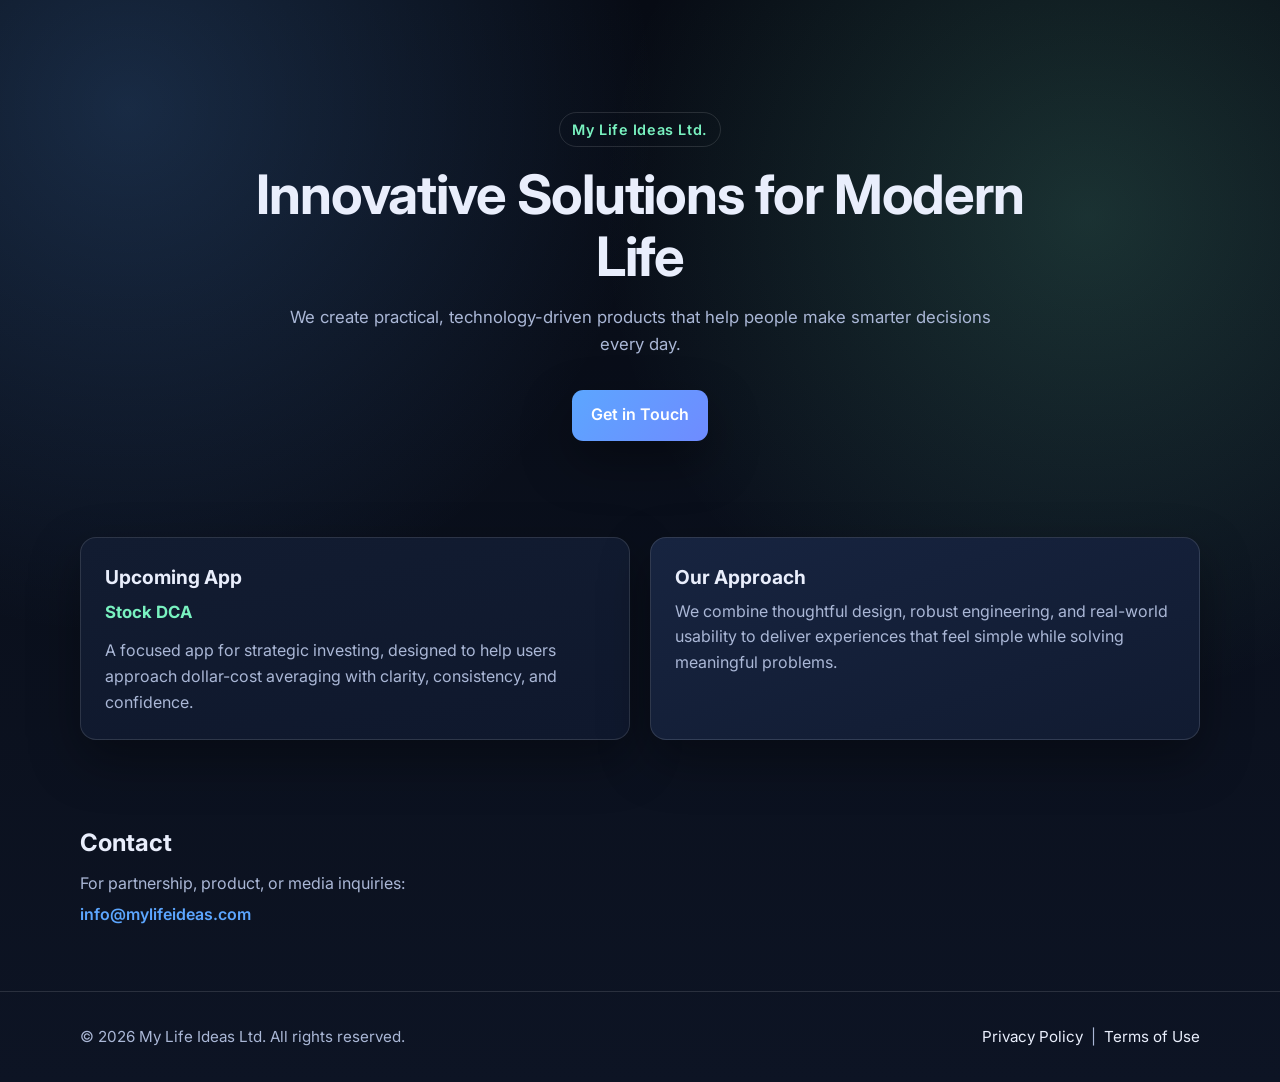
<file: index.html>
<!DOCTYPE html>
<html lang="en">
<head>
  <meta charset="UTF-8">
  <meta name="viewport" content="width=device-width, initial-scale=1.0">
  <title>My Life Ideas Ltd.</title>
  <meta name="description" content="My Life Ideas Ltd. builds innovative digital products for modern life.">
  <link rel="preconnect" href="https://fonts.googleapis.com">
  <link rel="preconnect" href="https://fonts.gstatic.com" crossorigin>
  <link href="https://fonts.googleapis.com/css2?family=Inter:wght@400;500;600;700;800&display=swap" rel="stylesheet">
  <link rel="stylesheet" href="styles.css">
</head>
<body>
  <header class="hero">
    <div class="container">
      <p class="eyebrow">My Life Ideas Ltd.</p>
      <h1>Innovative Solutions for Modern Life</h1>
      <p class="subheadline">
        We create practical, technology-driven products that help people make smarter decisions every day.
      </p>
      <a class="cta" href="#contact">Get in Touch</a>
    </div>
  </header>

  <main>
    <section class="section">
      <div class="container grid">
        <div class="card">
          <h2>Upcoming App</h2>
          <h3>Stock DCA</h3>
          <p>
            A focused app for strategic investing, designed to help users approach dollar-cost averaging
            with clarity, consistency, and confidence.
          </p>
        </div>
        <div class="card highlight">
          <h2>Our Approach</h2>
          <p>
            We combine thoughtful design, robust engineering, and real-world usability to deliver
            experiences that feel simple while solving meaningful problems.
          </p>
        </div>
      </div>
    </section>

    <section class="section contact" id="contact">
      <div class="container">
        <h2>Contact</h2>
        <p>
          For partnership, product, or media inquiries:
        </p>
        <p class="contact-link">
          <a href="mailto:info@mylifeideas.com">info@mylifeideas.com</a>
        </p>
      </div>
    </section>
  </main>

  <footer class="footer">
    <div class="container footer-inner">
      <p>&copy; <span id="year"></span> My Life Ideas Ltd. All rights reserved.</p>
      <p class="legal-links">
        <a href="privacy.html">Privacy Policy</a>
        |
        <a href="terms.html">Terms of Use</a>
      </p>
    </div>
  </footer>

  <script>
    document.getElementById("year").textContent = new Date().getFullYear();
  </script>
</body>
</html>
</file>
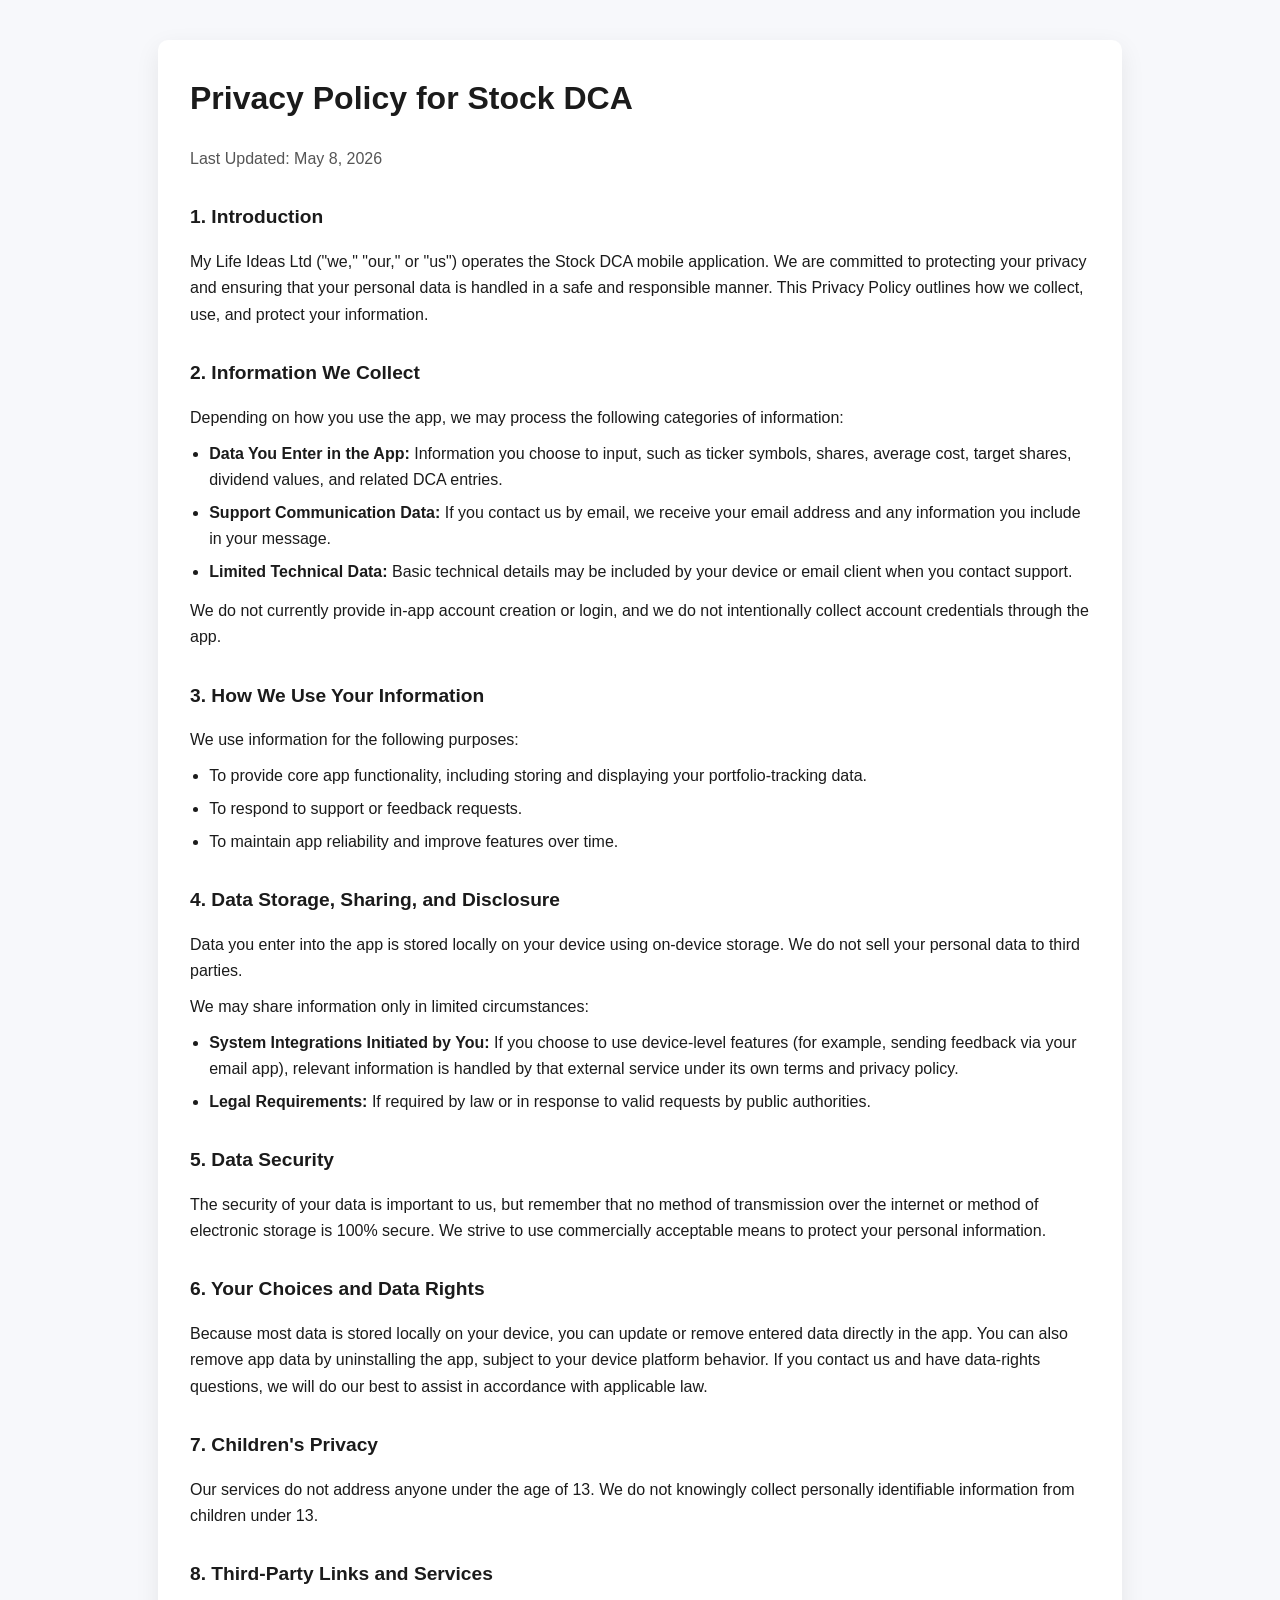
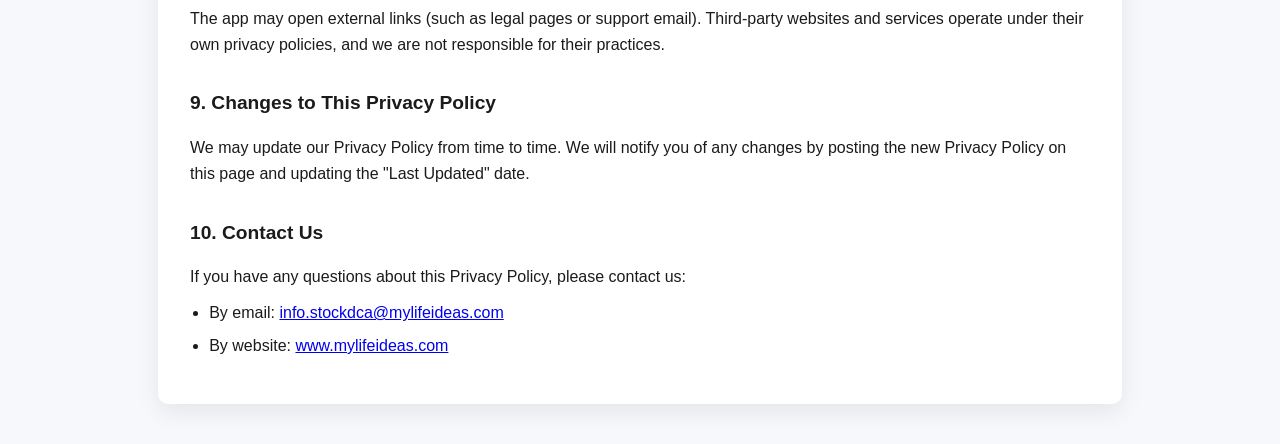
<file: privacy.html>
<!DOCTYPE html>
<html lang="en">
<head>
  <meta charset="UTF-8">
  <meta name="viewport" content="width=device-width, initial-scale=1.0">
  <title>Privacy Policy - My Life Ideas Ltd.</title>
  <style>
    body {
      margin: 0;
      font-family: Arial, sans-serif;
      line-height: 1.65;
      color: #1b1b1b;
      background: #f7f8fb;
    }
    .container {
      max-width: 900px;
      margin: 40px auto;
      padding: 32px;
      background: #ffffff;
      border-radius: 10px;
      box-shadow: 0 8px 24px rgba(0, 0, 0, 0.08);
    }
    h1 {
      margin-top: 0;
      font-size: 2rem;
    }
    h2 {
      margin-top: 1.8rem;
      font-size: 1.2rem;
    }
    p {
      margin: 0.6rem 0;
    }
    ul {
      margin: 0.6rem 0 0.8rem 1.2rem;
      padding: 0;
    }
    li {
      margin: 0.4rem 0;
    }
    .muted {
      color: #555;
    }
  </style>
</head>
<body>
  <main class="container">
    <h1>Privacy Policy for Stock DCA</h1>
    <p class="muted">Last Updated: May 8, 2026</p>

    <h2>1. Introduction</h2>
    <p>
      My Life Ideas Ltd ("we," "our," or "us") operates the Stock DCA mobile application. We are committed
      to protecting your privacy and ensuring that your personal data is handled in a safe and responsible
      manner. This Privacy Policy outlines how we collect, use, and protect your information.
    </p>

    <h2>2. Information We Collect</h2>
    <p>Depending on how you use the app, we may process the following categories of information:</p>
    <ul>
      <li><strong>Data You Enter in the App:</strong> Information you choose to input, such as ticker symbols, shares, average cost, target shares, dividend values, and related DCA entries.</li>
      <li><strong>Support Communication Data:</strong> If you contact us by email, we receive your email address and any information you include in your message.</li>
      <li><strong>Limited Technical Data:</strong> Basic technical details may be included by your device or email client when you contact support.</li>
    </ul>
    <p>
      We do not currently provide in-app account creation or login, and we do not intentionally collect account credentials through the app.
    </p>

    <h2>3. How We Use Your Information</h2>
    <p>We use information for the following purposes:</p>
    <ul>
      <li>To provide core app functionality, including storing and displaying your portfolio-tracking data.</li>
      <li>To respond to support or feedback requests.</li>
      <li>To maintain app reliability and improve features over time.</li>
    </ul>

    <h2>4. Data Storage, Sharing, and Disclosure</h2>
    <p>
      Data you enter into the app is stored locally on your device using on-device storage.
      We do not sell your personal data to third parties.
    </p>
    <p>We may share information only in limited circumstances:</p>
    <ul>
      <li><strong>System Integrations Initiated by You:</strong> If you choose to use device-level features (for example, sending feedback via your email app), relevant information is handled by that external service under its own terms and privacy policy.</li>
      <li><strong>Legal Requirements:</strong> If required by law or in response to valid requests by public authorities.</li>
    </ul>

    <h2>5. Data Security</h2>
    <p>
      The security of your data is important to us, but remember that no method of transmission over the internet
      or method of electronic storage is 100% secure. We strive to use commercially acceptable means to protect
      your personal information.
    </p>

    <h2>6. Your Choices and Data Rights</h2>
    <p>
      Because most data is stored locally on your device, you can update or remove entered data directly in the app.
      You can also remove app data by uninstalling the app, subject to your device platform behavior.
      If you contact us and have data-rights questions, we will do our best to assist in accordance with applicable law.
    </p>

    <h2>7. Children's Privacy</h2>
    <p>
      Our services do not address anyone under the age of 13. We do not knowingly collect personally identifiable
      information from children under 13.
    </p>

    <h2>8. Third-Party Links and Services</h2>
    <p>
      The app may open external links (such as legal pages or support email). Third-party websites and services operate
      under their own privacy policies, and we are not responsible for their practices.
    </p>

    <h2>9. Changes to This Privacy Policy</h2>
    <p>
      We may update our Privacy Policy from time to time. We will notify you of any changes by posting the new Privacy
      Policy on this page and updating the "Last Updated" date.
    </p>

    <h2>10. Contact Us</h2>
    <p>If you have any questions about this Privacy Policy, please contact us:</p>
    <ul>
      <li>By email: <a href="mailto:info.stockdca@mylifeideas.com">info.stockdca@mylifeideas.com</a></li>
      <li>By website: <a href="https://www.mylifeideas.com">www.mylifeideas.com</a></li>
    </ul>
  </main>
</body>
</html>
</file>
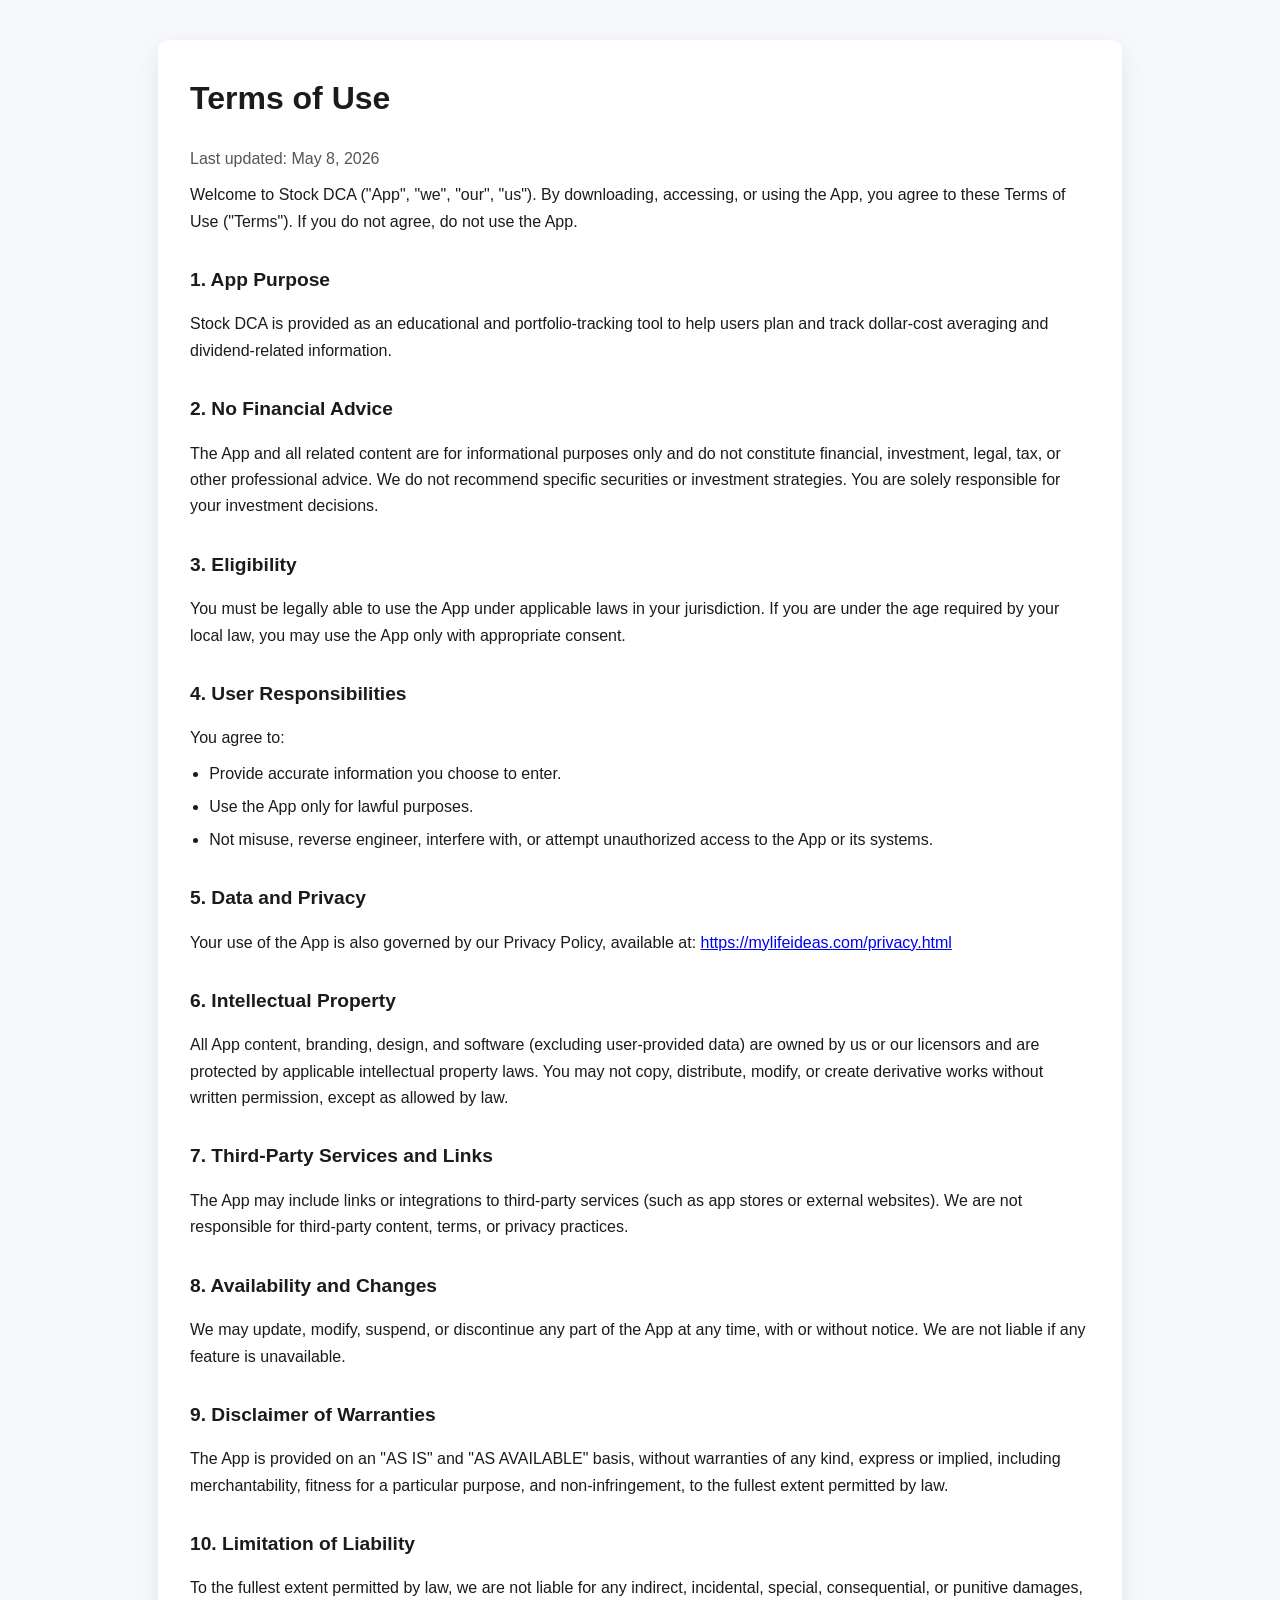
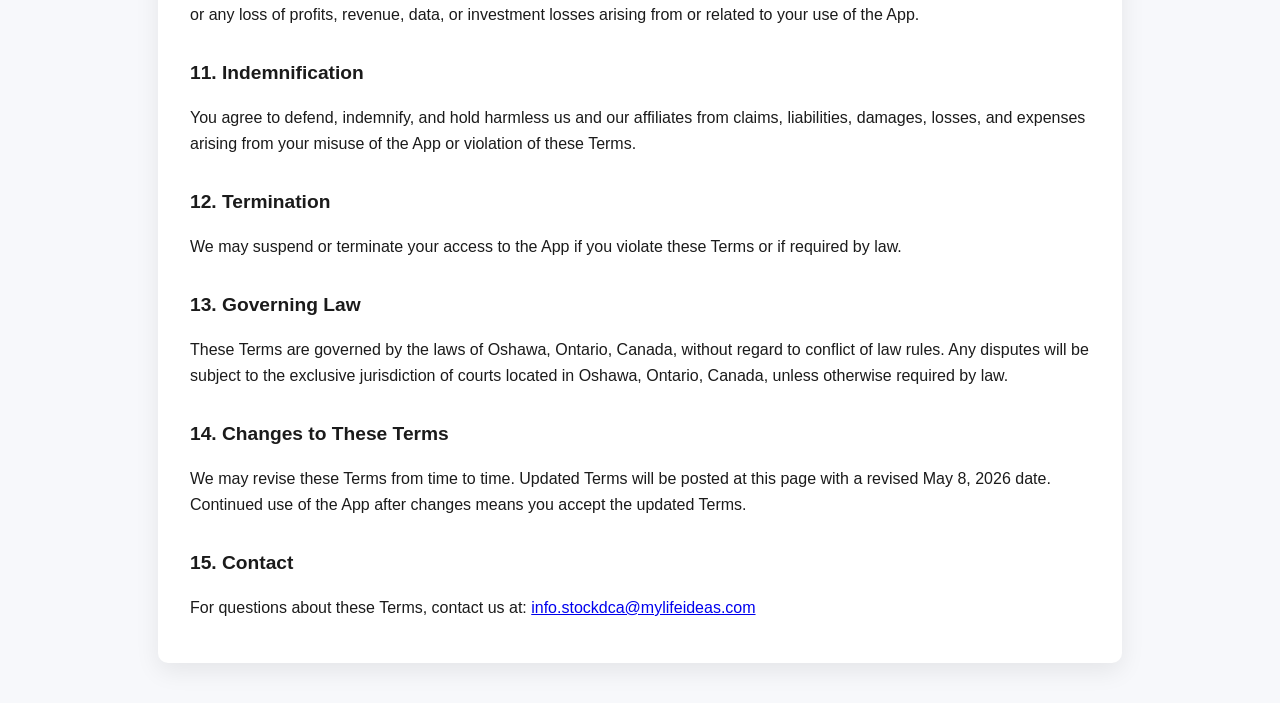
<file: terms.html>
<!DOCTYPE html>
<html lang="en">
<head>
  <meta charset="UTF-8">
  <meta name="viewport" content="width=device-width, initial-scale=1.0">
  <title>Terms of Use - Stock DCA</title>
  <style>
    body {
      margin: 0;
      font-family: Arial, sans-serif;
      line-height: 1.65;
      color: #1b1b1b;
      background: #f7f8fb;
    }
    .container {
      max-width: 900px;
      margin: 40px auto;
      padding: 32px;
      background: #ffffff;
      border-radius: 10px;
      box-shadow: 0 8px 24px rgba(0, 0, 0, 0.08);
    }
    h1 {
      margin-top: 0;
      font-size: 2rem;
    }
    h2 {
      margin-top: 1.8rem;
      font-size: 1.2rem;
    }
    p {
      margin: 0.6rem 0;
    }
    ul {
      margin: 0.6rem 0 0.8rem 1.2rem;
      padding: 0;
    }
    li {
      margin: 0.4rem 0;
    }
    .muted {
      color: #555;
    }
  </style>
</head>
<body>
  <main class="container">
    <h1>Terms of Use</h1>
    <p class="muted">Last updated: May 8, 2026</p>
    <p>
      Welcome to Stock DCA ("App", "we", "our", "us"). By downloading, accessing, or using the App,
      you agree to these Terms of Use ("Terms"). If you do not agree, do not use the App.
    </p>

    <h2>1. App Purpose</h2>
    <p>
      Stock DCA is provided as an educational and portfolio-tracking tool to help users plan and track
      dollar-cost averaging and dividend-related information.
    </p>

    <h2>2. No Financial Advice</h2>
    <p>
      The App and all related content are for informational purposes only and do not constitute financial,
      investment, legal, tax, or other professional advice. We do not recommend specific securities or
      investment strategies. You are solely responsible for your investment decisions.
    </p>

    <h2>3. Eligibility</h2>
    <p>
      You must be legally able to use the App under applicable laws in your jurisdiction. If you are under
      the age required by your local law, you may use the App only with appropriate consent.
    </p>

    <h2>4. User Responsibilities</h2>
    <p>You agree to:</p>
    <ul>
      <li>Provide accurate information you choose to enter.</li>
      <li>Use the App only for lawful purposes.</li>
      <li>Not misuse, reverse engineer, interfere with, or attempt unauthorized access to the App or its systems.</li>
    </ul>

    <h2>5. Data and Privacy</h2>
    <p>
      Your use of the App is also governed by our Privacy Policy, available at:
      <a href="https://mylifeideas.com/privacy.html">https://mylifeideas.com/privacy.html</a>
    </p>

    <h2>6. Intellectual Property</h2>
    <p>
      All App content, branding, design, and software (excluding user-provided data) are owned by us or our
      licensors and are protected by applicable intellectual property laws. You may not copy, distribute,
      modify, or create derivative works without written permission, except as allowed by law.
    </p>

    <h2>7. Third-Party Services and Links</h2>
    <p>
      The App may include links or integrations to third-party services (such as app stores or external websites).
      We are not responsible for third-party content, terms, or privacy practices.
    </p>

    <h2>8. Availability and Changes</h2>
    <p>
      We may update, modify, suspend, or discontinue any part of the App at any time, with or without notice.
      We are not liable if any feature is unavailable.
    </p>

    <h2>9. Disclaimer of Warranties</h2>
    <p>
      The App is provided on an "AS IS" and "AS AVAILABLE" basis, without warranties of any kind, express or
      implied, including merchantability, fitness for a particular purpose, and non-infringement, to the fullest
      extent permitted by law.
    </p>

    <h2>10. Limitation of Liability</h2>
    <p>
      To the fullest extent permitted by law, we are not liable for any indirect, incidental, special,
      consequential, or punitive damages, or any loss of profits, revenue, data, or investment losses arising
      from or related to your use of the App.
    </p>

    <h2>11. Indemnification</h2>
    <p>
      You agree to defend, indemnify, and hold harmless us and our affiliates from claims, liabilities, damages,
      losses, and expenses arising from your misuse of the App or violation of these Terms.
    </p>

    <h2>12. Termination</h2>
    <p>
      We may suspend or terminate your access to the App if you violate these Terms or if required by law.
    </p>

    <h2>13. Governing Law</h2>
    <p>
      These Terms are governed by the laws of Oshawa, Ontario, Canada, without regard to conflict of law rules.
      Any disputes will be subject to the exclusive jurisdiction of courts located in Oshawa, Ontario, Canada,
      unless otherwise required by law.
    </p>

    <h2>14. Changes to These Terms</h2>
    <p>
      We may revise these Terms from time to time. Updated Terms will be posted at this page with a revised
      May 8, 2026 date. Continued use of the App after changes means you accept the updated Terms.
    </p>

    <h2>15. Contact</h2>
    <p>
      For questions about these Terms, contact us at:
      <a href="mailto:info.stockdca@mylifeideas.com">info.stockdca@mylifeideas.com</a>
    </p>
  </main>
</body>
</html>
</file>
<file: styles.css>
:root {
  --bg: #070b14;
  --bg-alt: #0d1424;
  --surface: #121c31;
  --surface-2: #172440;
  --text: #e9eefc;
  --muted: #aab7d6;
  --accent: #5ca6ff;
  --accent-2: #79f2c0;
  --border: rgba(255, 255, 255, 0.12);
  --shadow: 0 20px 50px rgba(0, 0, 0, 0.35);
}

*,
*::before,
*::after {
  box-sizing: border-box;
}

html,
body {
  margin: 0;
  padding: 0;
}

body {
  font-family: "Inter", -apple-system, BlinkMacSystemFont, "Segoe UI", sans-serif;
  color: var(--text);
  background:
    radial-gradient(circle at 10% 10%, rgba(92, 166, 255, 0.2), transparent 35%),
    radial-gradient(circle at 85% 20%, rgba(121, 242, 192, 0.16), transparent 35%),
    linear-gradient(180deg, var(--bg) 0%, var(--bg-alt) 100%);
  line-height: 1.6;
}

.container {
  width: min(1120px, calc(100% - 3rem));
  margin: 0 auto;
}

.hero {
  padding: 7rem 0 5rem;
  text-align: center;
}

.eyebrow {
  display: inline-block;
  margin: 0 0 1rem;
  padding: 0.3rem 0.75rem;
  border: 1px solid var(--border);
  border-radius: 999px;
  color: var(--accent-2);
  font-weight: 600;
  font-size: 0.9rem;
  letter-spacing: 0.04em;
}

h1 {
  margin: 0 auto 1rem;
  max-width: 800px;
  font-size: clamp(2rem, 5vw, 3.4rem);
  line-height: 1.15;
  letter-spacing: -0.02em;
}

.subheadline {
  margin: 0 auto 2rem;
  max-width: 740px;
  color: var(--muted);
  font-size: 1.05rem;
}

.cta {
  display: inline-block;
  padding: 0.8rem 1.2rem;
  border-radius: 0.7rem;
  background: linear-gradient(130deg, var(--accent), #6f8bff);
  color: white;
  text-decoration: none;
  font-weight: 600;
  box-shadow: var(--shadow);
  transition: transform 0.2s ease, filter 0.2s ease;
}

.cta:hover {
  transform: translateY(-2px);
  filter: brightness(1.05);
}

.section {
  padding: 1rem 0 4rem;
}

.grid {
  display: grid;
  gap: 1.25rem;
  grid-template-columns: repeat(2, minmax(0, 1fr));
}

.card {
  background: linear-gradient(170deg, var(--surface), #0f182d);
  border: 1px solid var(--border);
  border-radius: 1rem;
  padding: 1.5rem;
  box-shadow: var(--shadow);
}

.card h2 {
  margin-top: 0;
  margin-bottom: 0.4rem;
  font-size: 1.2rem;
}

.card h3 {
  margin: 0.1rem 0 0.8rem;
  font-size: 1.05rem;
  color: var(--accent-2);
}

.card p {
  margin: 0;
  color: var(--muted);
}

.card.highlight {
  background: linear-gradient(160deg, var(--surface-2), #111b31);
}

.contact {
  padding-top: 0;
}

.contact h2 {
  margin-bottom: 0.5rem;
}

.contact p {
  margin: 0;
  color: var(--muted);
}

.contact-link a {
  display: inline-block;
  margin-top: 0.35rem;
  color: var(--accent);
  text-decoration: none;
  font-weight: 600;
}

.contact-link a:hover {
  text-decoration: underline;
}

.footer {
  border-top: 1px solid var(--border);
  padding: 1.1rem 0;
}

.footer-inner {
  display: flex;
  justify-content: space-between;
  align-items: center;
  gap: 1rem;
  color: var(--muted);
  font-size: 0.95rem;
}

.footer a {
  color: var(--text);
  text-decoration: none;
}

.footer a:hover {
  text-decoration: underline;
}

.legal-links {
  margin: 0;
  display: inline-flex;
  align-items: center;
  gap: 0.5rem;
  white-space: nowrap;
}

@media (max-width: 860px) {
  .hero {
    padding-top: 5rem;
  }

  .grid {
    grid-template-columns: 1fr;
  }

  .footer-inner {
    flex-direction: column;
    align-items: flex-start;
  }

  .legal-links {
    white-space: normal;
  }
}
</file>
